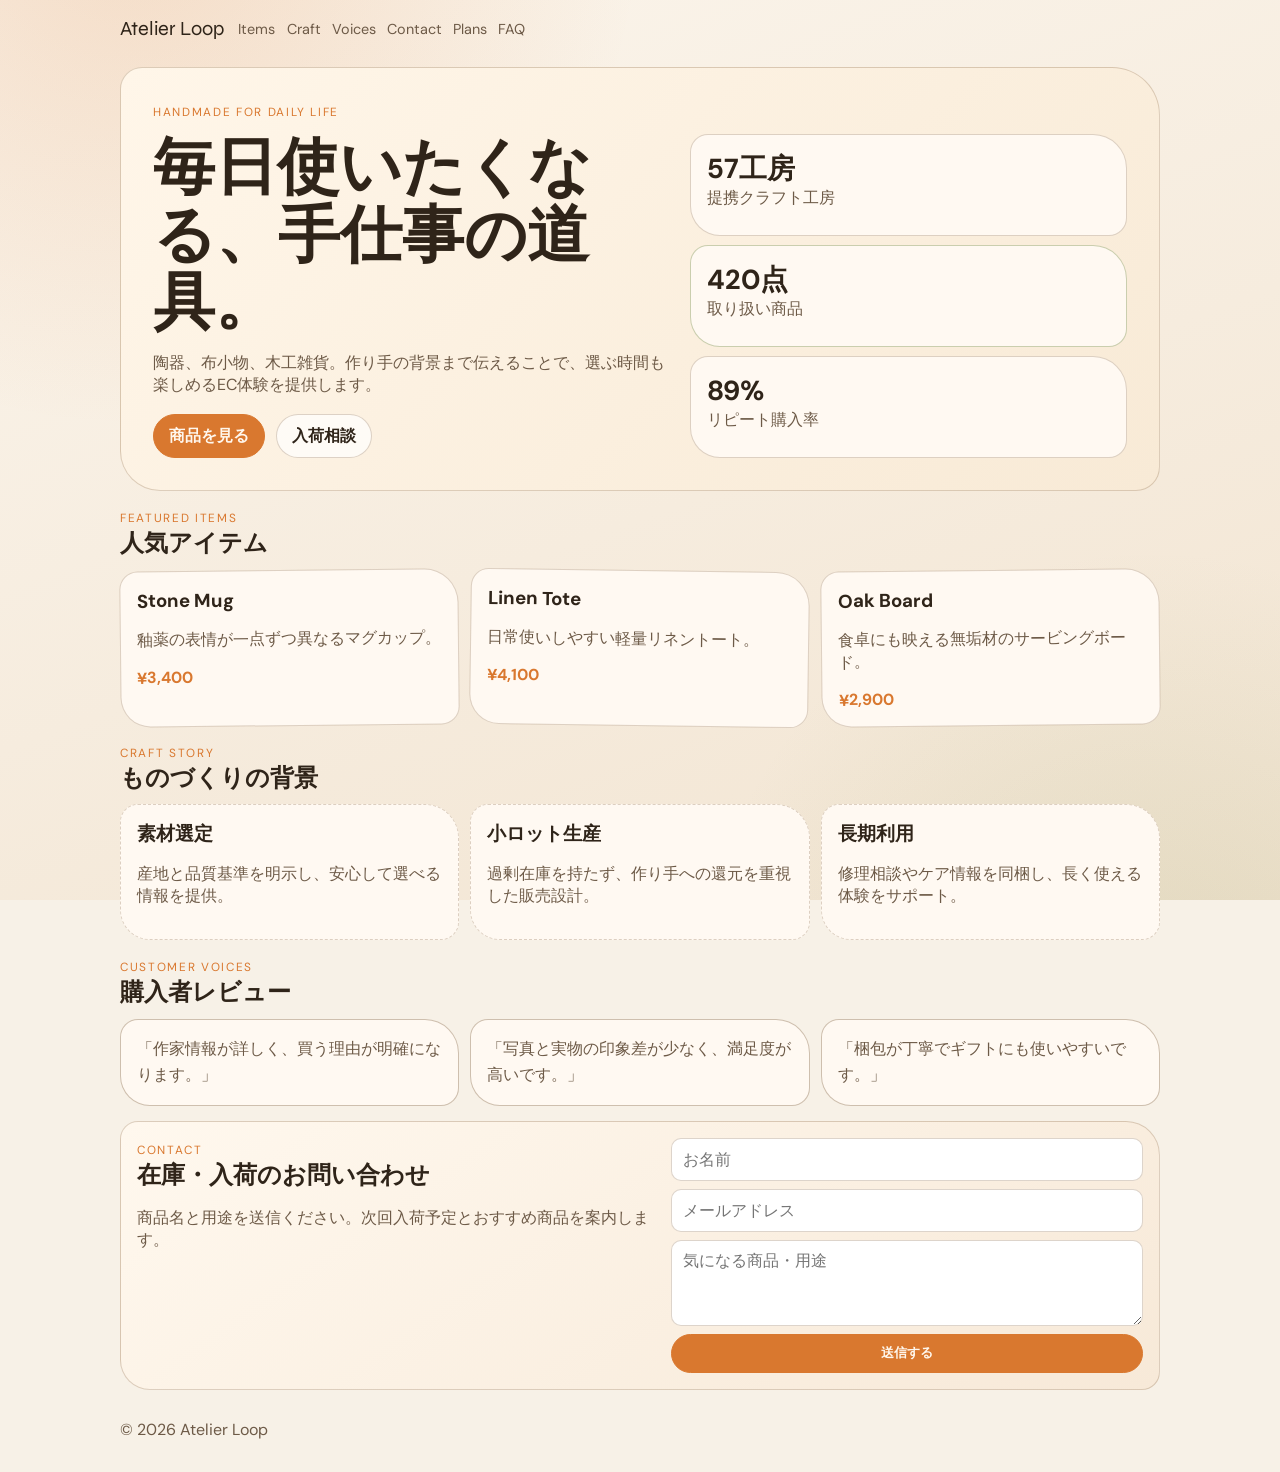
<file: index.html>
<!doctype html>
<html lang="ja">
  <head>
    <meta charset="UTF-8" />
    <meta name="viewport" content="width=device-width, initial-scale=1.0" />
    <title>Atelier Loop | Craft Shop</title>
    <link rel="preconnect" href="https://fonts.googleapis.com" />
    <link rel="preconnect" href="https://fonts.gstatic.com" crossorigin />
    <link href="https://fonts.googleapis.com/css2?family=Syne:wght@500;700&family=DM+Sans:wght@400;500;700&display=swap" rel="stylesheet" />
    <link rel="stylesheet" href="styles.css" />
  </head>
  <body>
    <div class="bg-layer"></div>
    <header class="site-header container">
      <a class="brand" href="#top">Atelier Loop</a>
      <button class="menu-toggle" aria-expanded="false" aria-label="メニュー">☰</button>
      <nav class="nav-links">
        <a href="#items">Items</a>
        <a href="#craft">Craft</a>
        <a href="#voices">Voices</a>
        <a href="#contact">Contact</a>
              <a href="plans.html">Plans</a>
        <a href="faq.html">FAQ</a>
      </nav>
    </header>

    <main id="top" class="container">
      <section class="hero reveal">
        <span class="badge">HANDMADE FOR DAILY LIFE</span>
        <div class="hero-grid">
          <div>
            <h1>毎日使いたくなる、手仕事の道具。</h1>
            <p class="lead">陶器、布小物、木工雑貨。作り手の背景まで伝えることで、選ぶ時間も楽しめるEC体験を提供します。</p>
            <div class="hero-actions">
              <a class="btn primary" href="#items">商品を見る</a>
              <a class="btn ghost" href="#contact">入荷相談</a>
            </div>
          </div>
          <aside class="hero-stats">
            <article><strong data-count="57" data-suffix="工房">0工房</strong><span>提携クラフト工房</span></article>
            <article><strong data-count="420" data-suffix="点">0点</strong><span>取り扱い商品</span></article>
            <article><strong data-count="89" data-suffix="%">0%</strong><span>リピート購入率</span></article>
          </aside>
        </div>
      </section>

      <section class="section reveal" id="items">
        <div class="section-head"><span class="eyebrow">FEATURED ITEMS</span><h2>人気アイテム</h2></div>
        <div class="card-grid three">
          <article class="card"><h3>Stone Mug</h3><p>釉薬の表情が一点ずつ異なるマグカップ。</p><strong>¥3,400</strong></article>
          <article class="card"><h3>Linen Tote</h3><p>日常使いしやすい軽量リネントート。</p><strong>¥4,100</strong></article>
          <article class="card"><h3>Oak Board</h3><p>食卓にも映える無垢材のサービングボード。</p><strong>¥2,900</strong></article>
        </div>
      </section>

      <section class="section reveal" id="craft">
        <div class="section-head"><span class="eyebrow">CRAFT STORY</span><h2>ものづくりの背景</h2></div>
        <div class="process-list">
          <article><h3>素材選定</h3><p>産地と品質基準を明示し、安心して選べる情報を提供。</p></article>
          <article><h3>小ロット生産</h3><p>過剰在庫を持たず、作り手への還元を重視した販売設計。</p></article>
          <article><h3>長期利用</h3><p>修理相談やケア情報を同梱し、長く使える体験をサポート。</p></article>
        </div>
      </section>

      <section class="section reveal" id="voices">
        <div class="section-head"><span class="eyebrow">CUSTOMER VOICES</span><h2>購入者レビュー</h2></div>
        <div class="review-grid">
          <blockquote>「作家情報が詳しく、買う理由が明確になります。」</blockquote>
          <blockquote>「写真と実物の印象差が少なく、満足度が高いです。」</blockquote>
          <blockquote>「梱包が丁寧でギフトにも使いやすいです。」</blockquote>
        </div>
      </section>

      <section class="section reveal" id="contact">
        <div class="contact-panel">
          <div>
            <span class="eyebrow">CONTACT</span>
            <h2>在庫・入荷のお問い合わせ</h2>
            <p>商品名と用途を送信ください。次回入荷予定とおすすめ商品を案内します。</p>
          </div>
          <form class="contact-form">
            <input type="text" placeholder="お名前" required />
            <input type="email" placeholder="メールアドレス" required />
            <textarea placeholder="気になる商品・用途"></textarea>
            <button type="submit" class="btn primary">送信する</button>
          </form>
        </div>
      </section>
    </main>

    <footer class="container">© <span id="year"></span> Atelier Loop</footer>
    <div class="toast" id="toast">お問い合わせありがとうございます。入荷情報を返信します。</div>
    <script src="app.js"></script>
  </body>
</html>
</file>
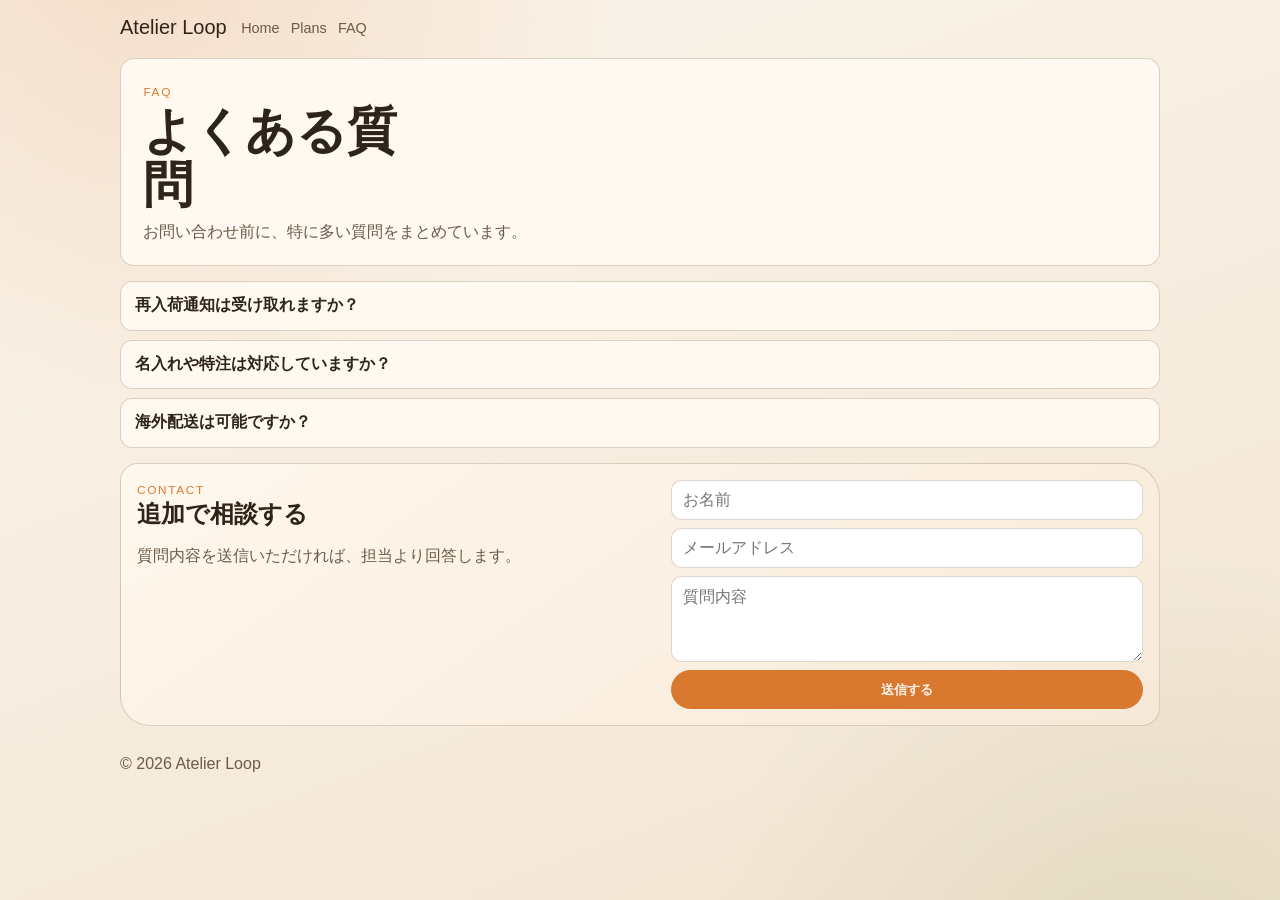
<file: faq.html>
<!doctype html>
<html lang="ja">
  <head>
    <meta charset="UTF-8" />
    <meta name="viewport" content="width=device-width, initial-scale=1.0" />
    <title>Atelier Loop | FAQ</title>
    <link rel="preconnect" href="https://fonts.googleapis.com" />
    <link rel="preconnect" href="https://fonts.gstatic.com" crossorigin />
    <link rel="stylesheet" href="styles.css" />
  </head>
  <body class="extra-page">
    <div class="bg-layer"></div>
    <header class="site-header container">
      <a class="brand" href="index.html">Atelier Loop</a>
      <button class="menu-toggle" aria-expanded="false" aria-label="メニュー">☰</button>
      <nav class="nav-links">
        <a href="index.html">Home</a>
        <a href="plans.html">Plans</a>
        <a href="faq.html">FAQ</a>
      </nav>
    </header>

    <main class="container">
      <section class="subhero reveal">
        <span class="eyebrow">FAQ</span>
        <h1>よくある質問</h1>
        <p>お問い合わせ前に、特に多い質問をまとめています。</p>
      </section>

      <section class="section reveal">
        <div class="faq-list">
          <article class="faq-item">
            <button class="faq-question" type="button" aria-expanded="false">再入荷通知は受け取れますか？</button>
            <div class="faq-answer">はい。商品ごとに通知登録が可能です。</div>
          </article>
          <article class="faq-item">
            <button class="faq-question" type="button" aria-expanded="false">名入れや特注は対応していますか？</button>
            <div class="faq-answer">一部商品で対応しています。納期は商品ごとに異なります。</div>
          </article>
          <article class="faq-item">
            <button class="faq-question" type="button" aria-expanded="false">海外配送は可能ですか？</button>
            <div class="faq-answer">現在は国内配送のみ対応しています。</div>
          </article>
        </div>
      </section>

      <section class="section reveal">
        <div class="contact-panel">
          <div>
            <span class="eyebrow">CONTACT</span>
            <h2>追加で相談する</h2>
            <p>質問内容を送信いただければ、担当より回答します。</p>
          </div>
          <form class="contact-form">
            <input type="text" placeholder="お名前" required />
            <input type="email" placeholder="メールアドレス" required />
            <textarea placeholder="質問内容"></textarea>
            <button type="submit" class="btn primary">送信する</button>
          </form>
        </div>
      </section>
    </main>

    <footer class="container">© <span id="year"></span> Atelier Loop</footer>
    <div class="toast" id="toast">お問い合わせありがとうございます。順次返信します。</div>
    <script src="app.js"></script>
  </body>
</html>
</file>
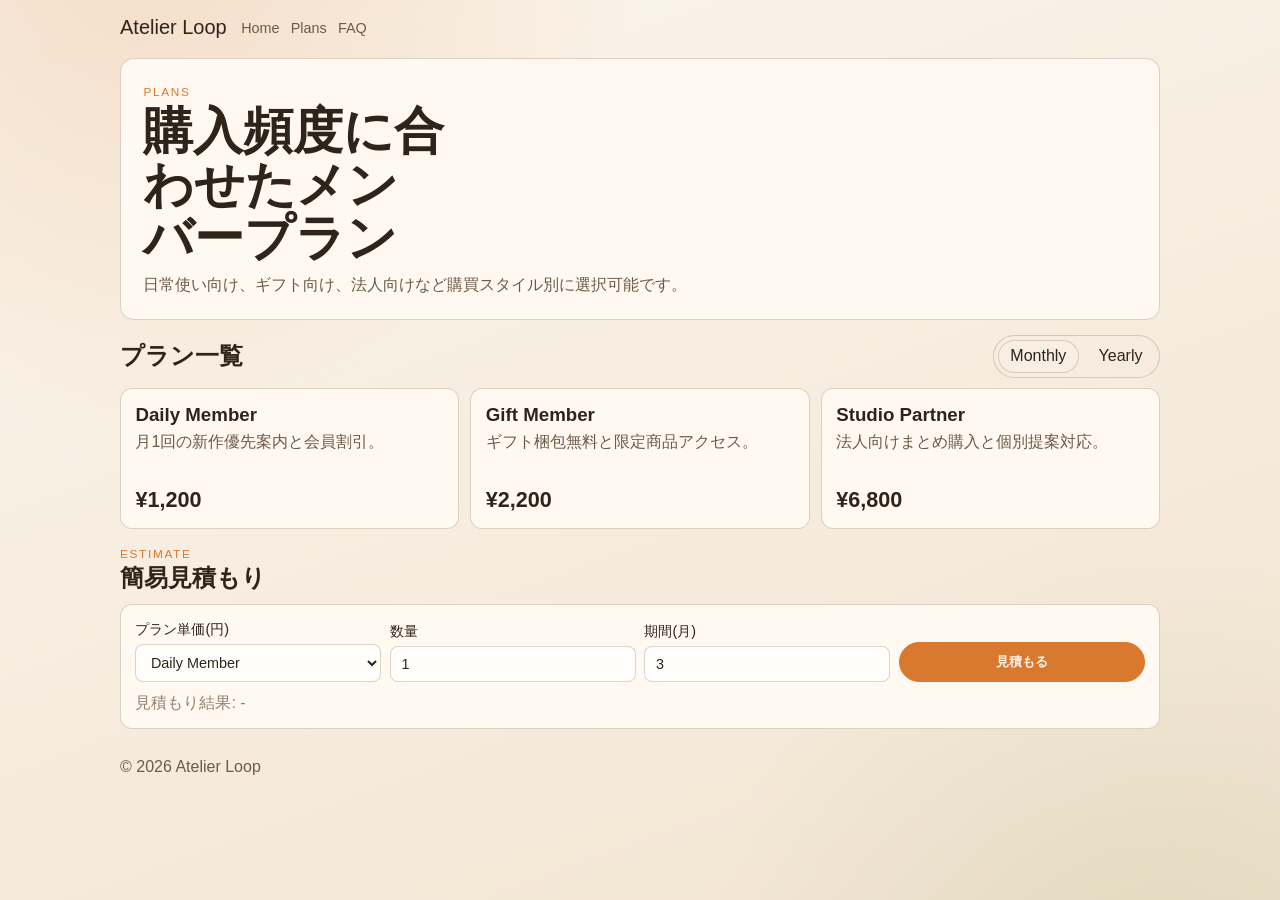
<file: plans.html>
<!doctype html>
<html lang="ja">
  <head>
    <meta charset="UTF-8" />
    <meta name="viewport" content="width=device-width, initial-scale=1.0" />
    <title>Atelier Loop | Plans</title>
    <link rel="preconnect" href="https://fonts.googleapis.com" />
    <link rel="preconnect" href="https://fonts.gstatic.com" crossorigin />
    <link rel="stylesheet" href="styles.css" />
  </head>
  <body class="extra-page">
    <div class="bg-layer"></div>
    <header class="site-header container">
      <a class="brand" href="index.html">Atelier Loop</a>
      <button class="menu-toggle" aria-expanded="false" aria-label="メニュー">☰</button>
      <nav class="nav-links">
        <a href="index.html">Home</a>
        <a href="plans.html">Plans</a>
        <a href="faq.html">FAQ</a>
      </nav>
    </header>

    <main class="container">
      <section class="subhero reveal">
        <span class="eyebrow">PLANS</span>
        <h1>購入頻度に合わせたメンバープラン</h1>
        <p>日常使い向け、ギフト向け、法人向けなど購買スタイル別に選択可能です。</p>
      </section>

      <section class="section reveal" data-pricing>
        <div class="pricing-head">
          <h2>プラン一覧</h2>
          <div class="pricing-mode">
            <button class="mode-btn active" type="button" data-mode="monthly">Monthly</button>
            <button class="mode-btn" type="button" data-mode="yearly">Yearly</button>
          </div>
        </div>

        <div class="pricing-cards">
          <article class="price-card">
            <h3>Daily Member</h3>
            <p>月1回の新作優先案内と会員割引。</p>
            <strong>¥<span data-price data-monthly="1200" data-yearly="13200">1200</span></strong>
          </article>
          <article class="price-card">
            <h3>Gift Member</h3>
            <p>ギフト梱包無料と限定商品アクセス。</p>
            <strong>¥<span data-price data-monthly="2200" data-yearly="24200">2200</span></strong>
          </article>
          <article class="price-card">
            <h3>Studio Partner</h3>
            <p>法人向けまとめ購入と個別提案対応。</p>
            <strong>¥<span data-price data-monthly="6800" data-yearly="74800">6800</span></strong>
          </article>
        </div>
      </section>

      <section class="section reveal">
        <div class="section-head">
          <span class="eyebrow">ESTIMATE</span>
          <h2>簡易見積もり</h2>
        </div>
        <div class="calc-box">
          <form class="calc-form">
            <label>
              プラン単価(円)
              <select name="unit_price">
                <option value="1200">Daily Member</option>
                <option value="2200">Gift Member</option>
                <option value="6800">Studio Partner</option>
              </select>
            </label>
            <label>
              数量
              <input type="number" name="quantity" min="1" value="1" />
            </label>
            <label>
              期間(月)
              <input type="number" name="months" min="1" value="3" />
            </label>
            <button type="submit" class="btn primary">見積もる</button>
          </form>
          <p class="calc-result" aria-live="polite">見積もり結果: -</p>
        </div>
      </section>
    </main>

    <footer class="container">© <span id="year"></span> Atelier Loop</footer>
    <div class="toast" id="toast">更新内容を反映しました。</div>
    <script src="app.js"></script>
  </body>
</html>
</file>
<file: styles.css>
:root {
  --bg: #f7f1e7;
  --paper: #fff9f2;
  --ink: #2f2419;
  --muted: #6d5a47;
  --line: rgba(133, 102, 70, 0.28);
  --accent: #d9782f;
  --accent-2: #8a9a5b;
}

* { box-sizing: border-box; }

body {
  margin: 0;
  color: var(--ink);
  font-family: "DM Sans", sans-serif;
  background: var(--bg);
}

.bg-layer {
  position: fixed;
  inset: 0;
  z-index: -1;
  background:
    radial-gradient(circle at 10% -10%, rgba(217, 120, 47, 0.2), transparent 34%),
    radial-gradient(circle at 90% 112%, rgba(138, 154, 91, 0.16), transparent 30%),
    linear-gradient(160deg, #fbf5ec, #f6ecde 55%, #f2e4d1);
}

.container {
  width: min(1040px, 92vw);
  margin: 0 auto;
}

.site-header {
  padding: 1rem 0;
  display: grid;
  grid-template-columns: auto auto 1fr;
  gap: 0.9rem;
  align-items: center;
}

.brand {
  color: var(--ink);
  text-decoration: none;
  font-family: "Syne", sans-serif;
  font-size: 1.25rem;
}

.menu-toggle { display: none; }

.nav-links {
  justify-self: end;
  display: flex;
  gap: 0.7rem;
}

.nav-links a {
  text-decoration: none;
  color: var(--muted);
  font-size: 0.9rem;
}

.hero {
  margin-top: 0.6rem;
  background: linear-gradient(135deg, #fff6e9, #f8ead6);
  border: 1px solid var(--line);
  border-radius: 22px 48px 24px 40px;
  padding: 2rem;
}

.badge,
.eyebrow {
  display: inline-block;
  color: var(--accent);
  letter-spacing: 0.14em;
  font-size: 0.74rem;
}

.hero-grid {
  margin-top: 0.85rem;
  display: grid;
  grid-template-columns: 1.2fr 1fr;
  gap: 0.85rem;
}

h1,
h2,
h3 { margin: 0; }

h1,
h2 {
  font-family: "Syne", sans-serif;
}

h1 {
  font-size: clamp(2rem, 5.8vw, 3.9rem);
  line-height: 1.08;
  max-width: 11ch;
}

.lead {
  margin: 1rem 0 1.1rem;
  color: var(--muted);
  max-width: 56ch;
}

.hero-actions {
  display: flex;
  gap: 0.65rem;
  flex-wrap: wrap;
}

.btn {
  text-decoration: none;
  border: 1px solid var(--line);
  border-radius: 999px;
  padding: 0.62rem 0.95rem;
  font-weight: 700;
}

.btn.primary {
  background: var(--accent);
  border-color: var(--accent);
  color: #fff7ed;
}

.btn.ghost {
  color: var(--ink);
  background: rgba(255, 255, 255, 0.7);
}

.hero-stats {
  display: grid;
  gap: 0.6rem;
}

.hero-stats article,
.card,
.process-list article,
.review-grid blockquote,
.contact-panel {
  border: 1px solid var(--line);
  background: var(--paper);
  border-radius: 18px 34px 18px 30px;
  padding: 1rem;
}

.hero-stats article:nth-child(2) {
  border-color: rgba(138, 154, 91, 0.45);
}

.hero-stats strong { display: block; font-size: 1.72rem; }
.hero-stats span,
.card p,
.process-list p,
.review-grid blockquote,
.contact-panel p { color: var(--muted); }

.section { margin-top: 0.95rem; }
.section-head { margin-bottom: 0.66rem; }

.card-grid,
.process-list,
.review-grid { display: grid; gap: 0.7rem; }
.card-grid.three,
.process-list,
.review-grid { grid-template-columns: repeat(3, minmax(0, 1fr)); }

.card:nth-child(odd) {
  transform: rotate(-0.6deg);
}

.card:nth-child(even) {
  transform: rotate(0.8deg);
}

.card strong { color: var(--accent); }

.process-list article {
  border-style: dashed;
  border-width: 1.5px;
}

.review-grid blockquote {
  margin: 0;
  line-height: 1.65;
  border-color: rgba(133, 102, 70, 0.4);
}

.contact-panel {
  display: grid;
  grid-template-columns: 1.05fr 0.95fr;
  gap: 0.75rem;
  background: linear-gradient(145deg, #fff8ee, #f7e9d8);
}

.contact-form { display: grid; gap: 0.5rem; }

.contact-form input,
.contact-form textarea {
  width: 100%;
  border: 1px solid var(--line);
  border-radius: 10px;
  background: #fff;
  color: var(--ink);
  padding: 0.62rem 0.72rem;
  font: inherit;
}

.contact-form textarea { min-height: 86px; resize: vertical; }

footer {
  padding: 1.8rem 0 2rem;
  color: var(--muted);
}

.toast {
  position: fixed;
  right: 16px;
  bottom: 16px;
  background: #4b3120;
  color: #fff3e2;
  border-radius: 999px;
  padding: 0.62rem 0.88rem;
  opacity: 0;
  transform: translateY(10px);
  pointer-events: none;
  transition: 220ms ease;
}

.toast.show { opacity: 1; transform: translateY(0); }

.reveal { opacity: 0; transform: translateY(18px); transition: 430ms ease; }
.reveal.in { opacity: 1; transform: translateY(0); }

@media (max-width: 860px) {
  .menu-toggle {
    display: inline-block;
    border: 1px solid var(--line);
    background: #fff;
    color: var(--ink);
    border-radius: 10px;
    padding: 0.35rem 0.6rem;
  }

  .nav-links {
    display: none;
    position: absolute;
    right: 4vw;
    top: 58px;
    flex-direction: column;
    background: #fff7ea;
    border: 1px solid var(--line);
    border-radius: 12px;
    padding: 0.7rem;
  }

  .nav-links.open { display: flex; }

  .hero-grid,
  .card-grid.three,
  .process-list,
  .review-grid,
  .contact-panel { grid-template-columns: 1fr; }

  .card,
  .card:nth-child(2),
  .card:nth-child(3) { transform: none; }
}

/* EXTRA PAGES */
.extra-page .site-header {
  margin-bottom: 0.2rem;
}

.subhero {
  padding: 1.4rem;
  border: 1px solid var(--line);
  border-radius: 14px;
  background: var(--panel, var(--paper, rgba(255, 255, 255, 0.08)));
}

.subhero h1 {
  margin: 0.35rem 0 0.6rem;
  font-size: clamp(1.8rem, 5vw, 3.1rem);
}

.subhero p {
  margin: 0;
  color: var(--muted);
  max-width: 64ch;
}

.pricing-head {
  display: flex;
  justify-content: space-between;
  align-items: center;
  gap: 0.8rem;
  margin-bottom: 0.65rem;
}

.pricing-mode {
  display: inline-flex;
  gap: 0.45rem;
  padding: 0.25rem;
  border: 1px solid var(--line);
  border-radius: 999px;
  background: rgba(255, 255, 255, 0.04);
}

.mode-btn {
  border: 1px solid transparent;
  border-radius: 999px;
  padding: 0.4rem 0.72rem;
  background: transparent;
  color: inherit;
  font: inherit;
  cursor: pointer;
}

.mode-btn.active {
  border-color: var(--line);
  background: rgba(255, 255, 255, 0.12);
}

.pricing-cards {
  display: grid;
  grid-template-columns: repeat(3, minmax(0, 1fr));
  gap: 0.7rem;
}

.price-card {
  border: 1px solid var(--line);
  border-radius: 12px;
  padding: 0.9rem;
  background: var(--panel, var(--paper, rgba(255, 255, 255, 0.08)));
}

.price-card h3 {
  margin: 0 0 0.4rem;
}

.price-card p {
  margin: 0;
  color: var(--muted);
  min-height: 2.8em;
}

.price-card strong {
  display: inline-block;
  margin-top: 0.65rem;
  font-size: 1.35rem;
}

.calc-box {
  border: 1px solid var(--line);
  border-radius: 12px;
  padding: 0.9rem;
  background: var(--panel, var(--paper, rgba(255, 255, 255, 0.08)));
}

.calc-form {
  display: grid;
  grid-template-columns: repeat(4, minmax(0, 1fr));
  gap: 0.55rem;
  align-items: end;
}

.calc-form label {
  display: grid;
  gap: 0.32rem;
  font-size: 0.9rem;
}

.calc-form select,
.calc-form input {
  width: 100%;
  border: 1px solid var(--line);
  border-radius: 8px;
  padding: 0.58rem 0.66rem;
  background: rgba(255, 255, 255, 0.75);
  color: inherit;
  font: inherit;
}

.calc-result {
  margin: 0.65rem 0 0;
  color: var(--muted);
  opacity: 0.75;
}

.calc-result.show {
  opacity: 1;
}

.faq-list {
  display: grid;
  gap: 0.55rem;
}

.faq-item {
  border: 1px solid var(--line);
  border-radius: 12px;
  overflow: hidden;
  background: var(--panel, var(--paper, rgba(255, 255, 255, 0.08)));
}

.faq-question {
  width: 100%;
  text-align: left;
  background: transparent;
  border: 0;
  border-bottom: 1px solid transparent;
  color: inherit;
  font: inherit;
  font-weight: 700;
  padding: 0.8rem 0.9rem;
  cursor: pointer;
}

.faq-item.open .faq-question {
  border-bottom-color: var(--line);
}

.faq-answer {
  display: none;
  padding: 0.72rem 0.9rem;
  color: var(--muted);
}

.faq-item.open .faq-answer {
  display: block;
}

@media (max-width: 860px) {
  .pricing-head {
    flex-direction: column;
    align-items: flex-start;
  }

  .pricing-cards {
    grid-template-columns: 1fr;
  }

  .calc-form {
    grid-template-columns: 1fr;
  }
}
</file>
